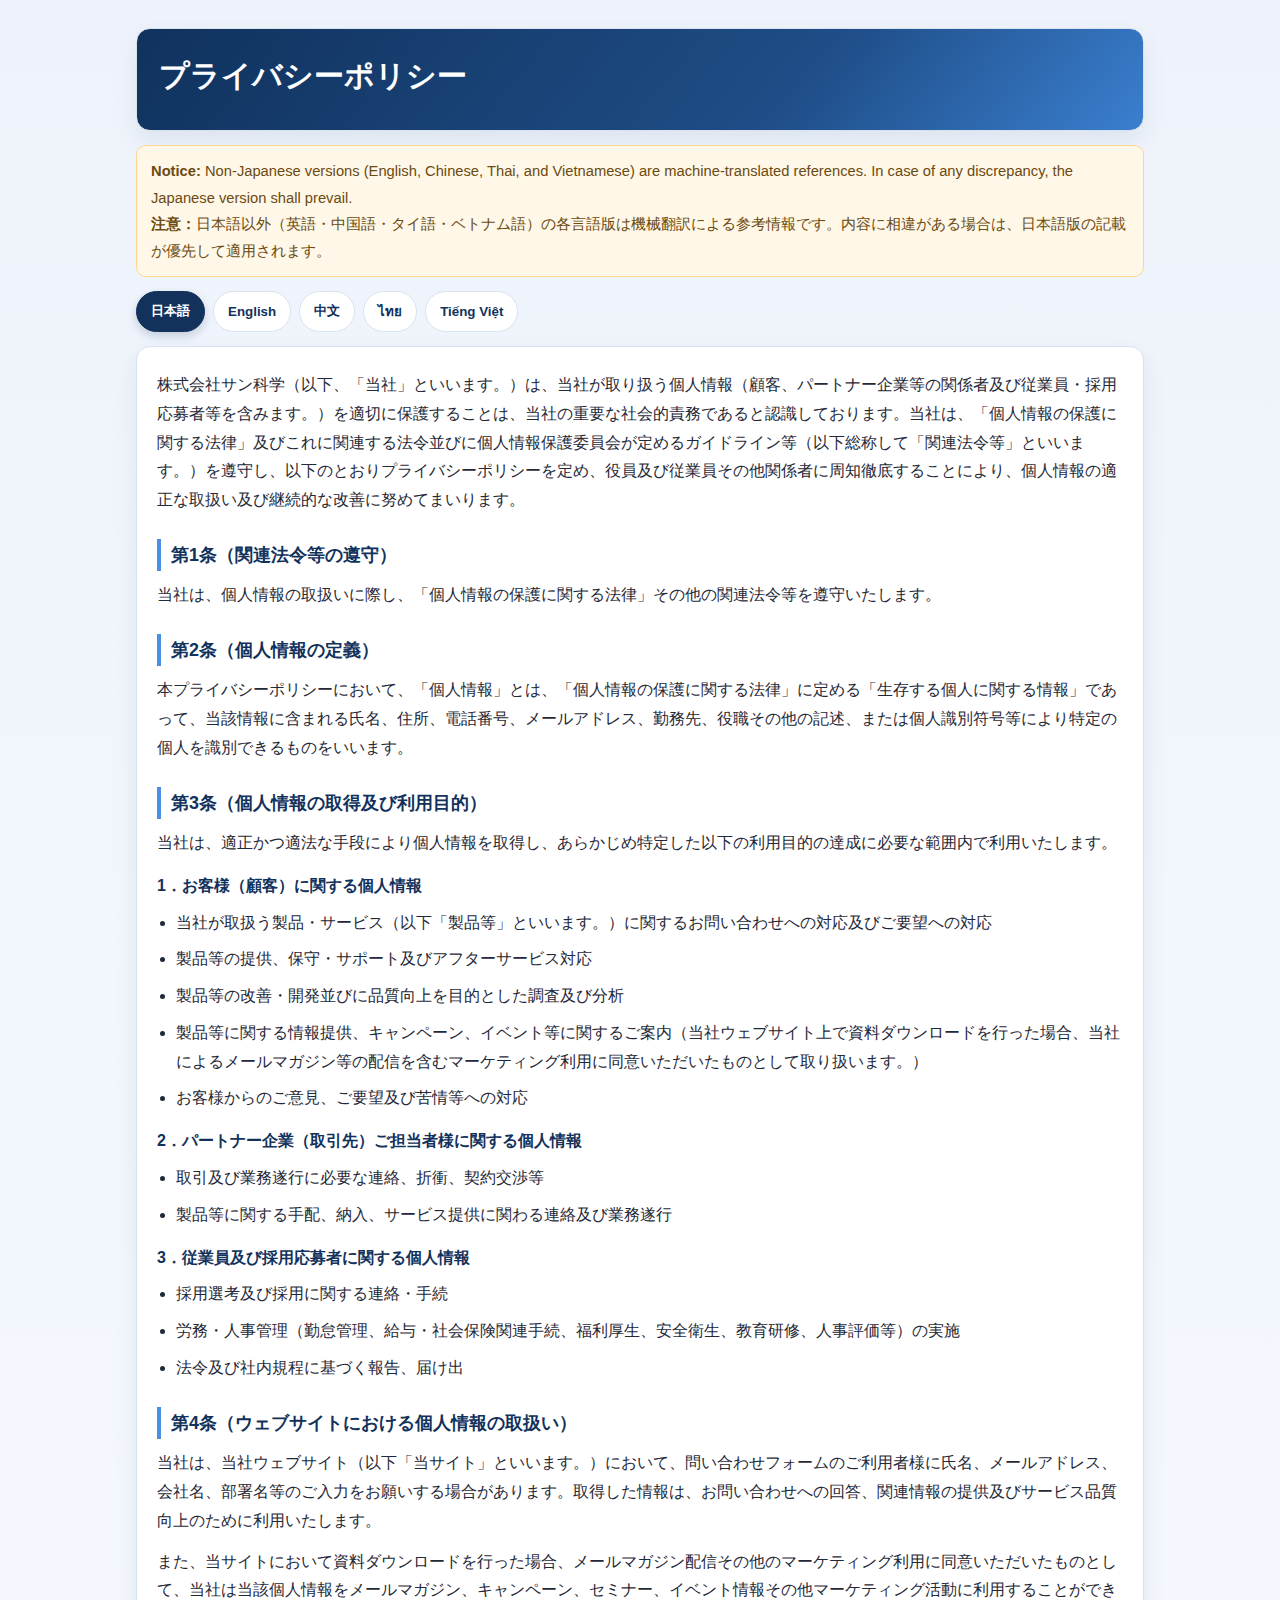
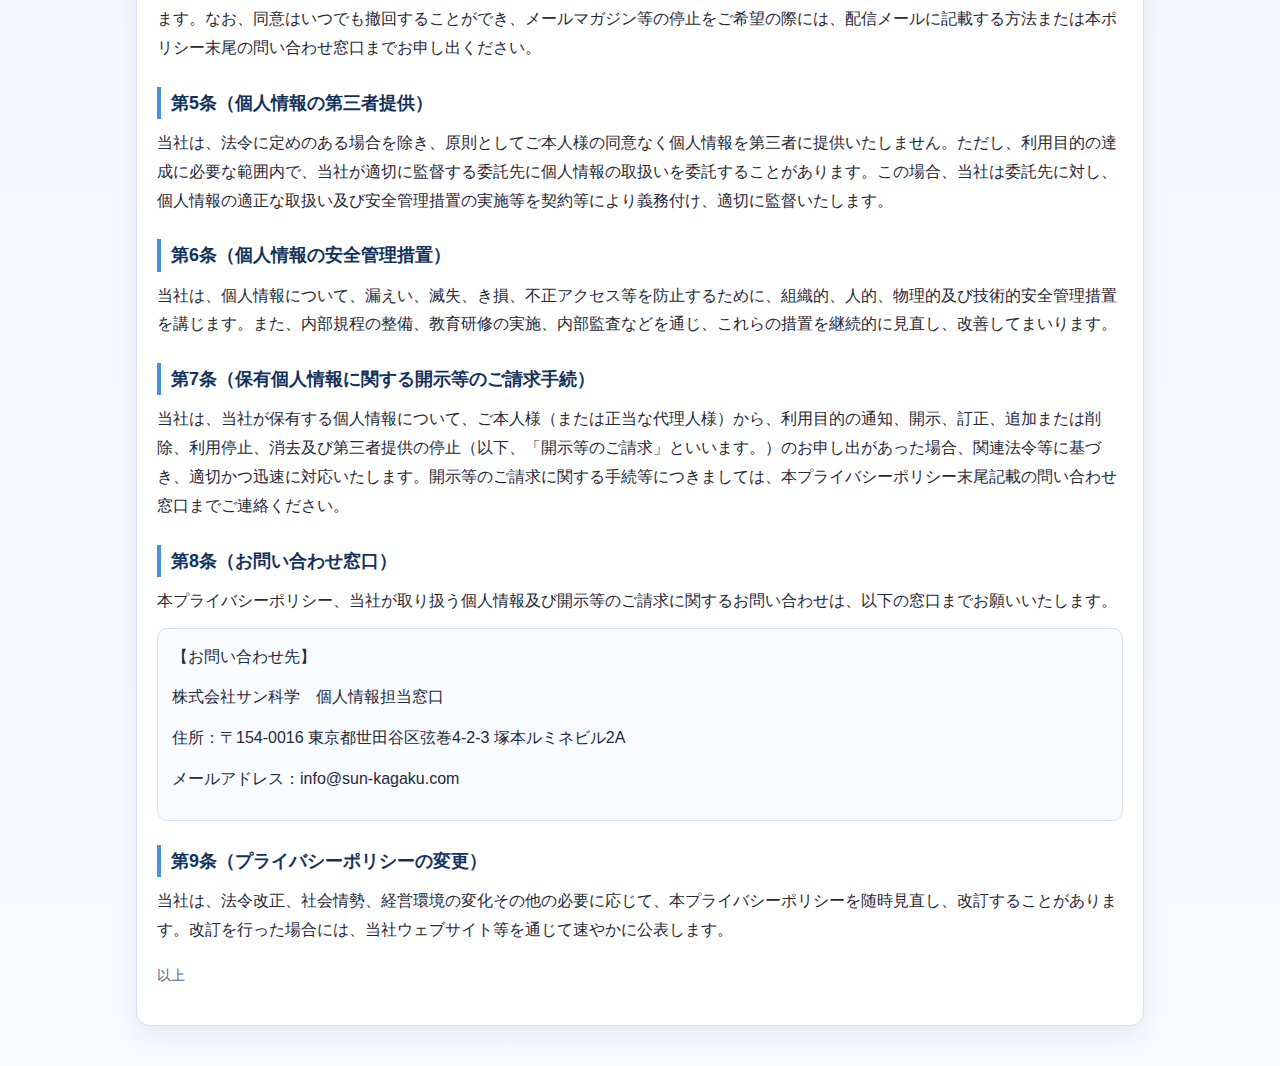
<file: privacy/index.html>
<!DOCTYPE html>
<html lang="ja">
<head>
  <meta charset="UTF-8">
  <meta name="viewport" content="width=device-width, initial-scale=1.0">
  <title>プライバシーポリシー | 株式会社サン科学</title>
  <style>
    :root {
      --bg: #f3f6fb;
      --panel: #ffffff;
      --text: #1f2937;
      --muted: #5b6575;
      --line: #d9e2ef;
      --main: #12325c;
      --sub: #2f7dd1;
      --shadow: 0 10px 24px rgba(18, 50, 92, 0.08);
    }

    * {
      box-sizing: border-box;
    }

    body {
      margin: 0;
      font-family: "Noto Sans JP", "Hiragino Kaku Gothic ProN", "Yu Gothic", Meiryo, sans-serif;
      color: var(--text);
      background: linear-gradient(180deg, #eef3fb 0%, #f8faff 100%);
      line-height: 1.8;
    }

    .page {
      max-width: 1040px;
      margin: 28px auto 40px;
      padding: 0 16px;
    }

    .hero {
      border: 1px solid var(--line);
      border-radius: 14px;
      background: linear-gradient(130deg, #10325d 0%, #1f4d87 65%, #3a7fcf 100%);
      color: #fff;
      padding: 26px 22px;
      box-shadow: var(--shadow);
      margin-bottom: 14px;
    }

    .hero h1 {
      margin: 0 0 8px;
      font-size: 1.9rem;
      line-height: 1.35;
    }

    .hero p {
      margin: 0;
      opacity: 0.95;
      font-size: 0.98rem;
    }

    .notice {
      border: 1px solid #ffd68f;
      background: #fff7e7;
      color: #6b4b11;
      border-radius: 10px;
      padding: 12px 14px;
      margin: 0 0 14px;
      font-size: 0.92rem;
    }

    .tabs {
      display: flex;
      gap: 8px;
      margin-bottom: 14px;
    }

    .tab-btn {
      border: 1px solid var(--line);
      background: #fff;
      color: var(--main);
      border-radius: 999px;
      padding: 9px 14px;
      font-weight: 700;
      cursor: pointer;
      transition: all 0.2s ease;
    }

    .tab-btn[aria-selected="true"] {
      background: var(--main);
      color: #fff;
      border-color: var(--main);
      box-shadow: 0 4px 10px rgba(18, 50, 92, 0.2);
    }

    .panel {
      border: 1px solid var(--line);
      border-radius: 14px;
      background: var(--panel);
      box-shadow: var(--shadow);
      padding: 24px 20px;
    }

    h2 {
      color: var(--main);
      font-size: 1.12rem;
      margin: 24px 0 10px;
      border-left: 4px solid #4a90e2;
      padding-left: 10px;
    }

    p {
      margin: 0 0 12px;
    }

    ul {
      margin: 0 0 12px 1.2em;
      padding: 0;
    }

    li {
      margin-bottom: 8px;
    }

    .section-number {
      margin: 14px 0 8px;
      font-weight: 700;
      color: var(--main);
    }

    .contact-box {
      border: 1px solid var(--line);
      border-radius: 10px;
      padding: 14px;
      background: #f8fbff;
      margin-top: 8px;
    }

    .footnote {
      color: var(--muted);
      font-size: 0.9rem;
      margin-top: 18px;
    }

    [hidden] {
      display: none !important;
    }

    @media (max-width: 760px) {
      .hero h1 {
        font-size: 1.55rem;
      }
      .panel {
        padding: 18px 14px;
      }
      .tab-btn {
        flex: 1;
        text-align: center;
      }
    }
  </style>
</head>
<body>
  <main class="page">
    <header class="hero">
      <h1>プライバシーポリシー</h1>
    </header>

    <div class="notice">
      <strong>Notice:</strong> Non-Japanese versions (English, Chinese, Thai, and Vietnamese) are machine-translated references. In case of any discrepancy, the Japanese version shall prevail.<br>
      <strong>注意：</strong>日本語以外（英語・中国語・タイ語・ベトナム語）の各言語版は機械翻訳による参考情報です。内容に相違がある場合は、日本語版の記載が優先して適用されます。
    </div>

    <div class="tabs" role="tablist" aria-label="Language Tabs">
      <button id="tab-ja" class="tab-btn" role="tab" aria-selected="true" aria-controls="panel-ja">日本語</button>
      <button id="tab-en" class="tab-btn" role="tab" aria-selected="false" aria-controls="panel-en">English</button>
      <button id="tab-zh" class="tab-btn" role="tab" aria-selected="false" aria-controls="panel-zh">中文</button>
      <button id="tab-th" class="tab-btn" role="tab" aria-selected="false" aria-controls="panel-th">ไทย</button>
      <button id="tab-vi" class="tab-btn" role="tab" aria-selected="false" aria-controls="panel-vi">Tiếng Việt</button>
    </div>

    <section id="panel-ja" class="panel" role="tabpanel" aria-labelledby="tab-ja">
      <p>株式会社サン科学（以下、「当社」といいます。）は、当社が取り扱う個人情報（顧客、パートナー企業等の関係者及び従業員・採用応募者等を含みます。）を適切に保護することは、当社の重要な社会的責務であると認識しております。当社は、「個人情報の保護に関する法律」及びこれに関連する法令並びに個人情報保護委員会が定めるガイドライン等（以下総称して「関連法令等」といいます。）を遵守し、以下のとおりプライバシーポリシーを定め、役員及び従業員その他関係者に周知徹底することにより、個人情報の適正な取扱い及び継続的な改善に努めてまいります。</p>

      <h2>第1条（関連法令等の遵守）</h2>
      <p>当社は、個人情報の取扱いに際し、「個人情報の保護に関する法律」その他の関連法令等を遵守いたします。</p>

      <h2>第2条（個人情報の定義）</h2>
      <p>本プライバシーポリシーにおいて、「個人情報」とは、「個人情報の保護に関する法律」に定める「生存する個人に関する情報」であって、当該情報に含まれる氏名、住所、電話番号、メールアドレス、勤務先、役職その他の記述、または個人識別符号等により特定の個人を識別できるものをいいます。</p>

      <h2>第3条（個人情報の取得及び利用目的）</h2>
      <p>当社は、適正かつ適法な手段により個人情報を取得し、あらかじめ特定した以下の利用目的の達成に必要な範囲内で利用いたします。</p>

      <p class="section-number">1．お客様（顧客）に関する個人情報</p>
      <ul>
        <li>当社が取扱う製品・サービス（以下「製品等」といいます。）に関するお問い合わせへの対応及びご要望への対応</li>
        <li>製品等の提供、保守・サポート及びアフターサービス対応</li>
        <li>製品等の改善・開発並びに品質向上を目的とした調査及び分析</li>
        <li>製品等に関する情報提供、キャンペーン、イベント等に関するご案内（当社ウェブサイト上で資料ダウンロードを行った場合、当社によるメールマガジン等の配信を含むマーケティング利用に同意いただいたものとして取り扱います。）</li>
        <li>お客様からのご意見、ご要望及び苦情等への対応</li>
      </ul>

      <p class="section-number">2．パートナー企業（取引先）ご担当者様に関する個人情報</p>
      <ul>
        <li>取引及び業務遂行に必要な連絡、折衝、契約交渉等</li>
        <li>製品等に関する手配、納入、サービス提供に関わる連絡及び業務遂行</li>
      </ul>

      <p class="section-number">3．従業員及び採用応募者に関する個人情報</p>
      <ul>
        <li>採用選考及び採用に関する連絡・手続</li>
        <li>労務・人事管理（勤怠管理、給与・社会保険関連手続、福利厚生、安全衛生、教育研修、人事評価等）の実施</li>
        <li>法令及び社内規程に基づく報告、届け出</li>
      </ul>

      <h2>第4条（ウェブサイトにおける個人情報の取扱い）</h2>
      <p>当社は、当社ウェブサイト（以下「当サイト」といいます。）において、問い合わせフォームのご利用者様に氏名、メールアドレス、会社名、部署名等のご入力をお願いする場合があります。取得した情報は、お問い合わせへの回答、関連情報の提供及びサービス品質向上のために利用いたします。</p>
      <p>また、当サイトにおいて資料ダウンロードを行った場合、メールマガジン配信その他のマーケティング利用に同意いただいたものとして、当社は当該個人情報をメールマガジン、キャンペーン、セミナー、イベント情報その他マーケティング活動に利用することができます。なお、同意はいつでも撤回することができ、メールマガジン等の停止をご希望の際には、配信メールに記載する方法または本ポリシー末尾の問い合わせ窓口までお申し出ください。</p>

      <h2>第5条（個人情報の第三者提供）</h2>
      <p>当社は、法令に定めのある場合を除き、原則としてご本人様の同意なく個人情報を第三者に提供いたしません。ただし、利用目的の達成に必要な範囲内で、当社が適切に監督する委託先に個人情報の取扱いを委託することがあります。この場合、当社は委託先に対し、個人情報の適正な取扱い及び安全管理措置の実施等を契約等により義務付け、適切に監督いたします。</p>

      <h2>第6条（個人情報の安全管理措置）</h2>
      <p>当社は、個人情報について、漏えい、滅失、き損、不正アクセス等を防止するために、組織的、人的、物理的及び技術的安全管理措置を講じます。また、内部規程の整備、教育研修の実施、内部監査などを通じ、これらの措置を継続的に見直し、改善してまいります。</p>

      <h2>第7条（保有個人情報に関する開示等のご請求手続）</h2>
      <p>当社は、当社が保有する個人情報について、ご本人様（または正当な代理人様）から、利用目的の通知、開示、訂正、追加または削除、利用停止、消去及び第三者提供の停止（以下、「開示等のご請求」といいます。）のお申し出があった場合、関連法令等に基づき、適切かつ迅速に対応いたします。開示等のご請求に関する手続等につきましては、本プライバシーポリシー末尾記載の問い合わせ窓口までご連絡ください。</p>

      <h2>第8条（お問い合わせ窓口）</h2>
      <p>本プライバシーポリシー、当社が取り扱う個人情報及び開示等のご請求に関するお問い合わせは、以下の窓口までお願いいたします。</p>
      <div class="contact-box">
        <p>【お問い合わせ先】</p>
        <p>株式会社サン科学　個人情報担当窓口</p>
        <p>住所：〒154-0016 東京都世田谷区弦巻4-2-3 塚本ルミネビル2A</p>
        <p>メールアドレス：info@sun-kagaku.com</p>
      </div>

      <h2>第9条（プライバシーポリシーの変更）</h2>
      <p>当社は、法令改正、社会情勢、経営環境の変化その他の必要に応じて、本プライバシーポリシーを随時見直し、改訂することがあります。改訂を行った場合には、当社ウェブサイト等を通じて速やかに公表します。</p>

      <p class="footnote">以上</p>
    </section>

    <section id="panel-en" class="panel" role="tabpanel" aria-labelledby="tab-en" hidden>
      <p>Sun Scientific Co., Ltd. ("we", "our", or the "Company") recognizes that appropriately protecting personal information we handle (including customers, partner company representatives, employees, and job applicants) is an important social responsibility. We comply with the Act on the Protection of Personal Information of Japan and related laws, regulations, and guidelines issued by the Personal Information Protection Commission (collectively, the "Applicable Laws"). We establish this Privacy Policy, ensure that directors, employees, and relevant persons are fully informed of it, and strive for proper handling and continuous improvement of personal information protection.</p>

      <h2>Article 1 (Compliance with Applicable Laws)</h2>
      <p>When handling personal information, we comply with the Act on the Protection of Personal Information and other Applicable Laws.</p>

      <h2>Article 2 (Definition of Personal Information)</h2>
      <p>In this Privacy Policy, "Personal Information" means information about a living individual as defined by the Act on the Protection of Personal Information, including information that can identify a specific individual by name, address, phone number, email address, workplace, title, other descriptions, or personal identification codes.</p>

      <h2>Article 3 (Acquisition of Personal Information and Purpose of Use)</h2>
      <p>We acquire personal information by proper and lawful means and use it only within the scope necessary to achieve the following specified purposes:</p>

      <p class="section-number">1. Personal information of customers</p>
      <ul>
        <li>To respond to inquiries and requests regarding products and services handled by us (collectively, "Products, etc.").</li>
        <li>To provide Products, etc., and to conduct maintenance, support, and after-sales services.</li>
        <li>To investigate and analyze for improvement, development, and quality enhancement of Products, etc.</li>
        <li>To provide information on Products, campaigns, and events (when a user downloads materials on our website, such action is treated as consent to marketing use including email newsletters).</li>
        <li>To respond to customers' opinions, requests, and complaints.</li>
      </ul>

      <p class="section-number">2. Personal information of representatives of partner companies (business partners)</p>
      <ul>
        <li>Communication, negotiation, and contract discussions required for transactions and business execution.</li>
        <li>Communication and operations related to arrangement, delivery, and service provision for Products, etc.</li>
      </ul>

      <p class="section-number">3. Personal information of employees and job applicants</p>
      <ul>
        <li>Recruitment screening and communications/procedures related to hiring.</li>
        <li>Labor and HR management (attendance, payroll/social insurance procedures, welfare, occupational health and safety, training, personnel evaluation, etc.).</li>
        <li>Reporting and filings required by laws and internal regulations.</li>
      </ul>

      <h2>Article 4 (Handling of Personal Information on Our Website)</h2>
      <p>On our website ("Site"), users of the inquiry form may be asked to provide information such as name, email address, company name, and department. Acquired information is used to answer inquiries, provide related information, and improve service quality.</p>
      <p>In addition, when a user downloads materials on the Site, such action is treated as consent to marketing use including email newsletters. We may use such personal information for newsletters, campaigns, seminars, event information, and other marketing activities. Consent may be withdrawn at any time. To stop receiving newsletters or similar communications, please follow the instructions in such emails or contact us through the inquiry point listed at the end of this policy.</p>

      <h2>Article 5 (Provision of Personal Information to Third Parties)</h2>
      <p>Except as required by law, we do not provide personal information to third parties without prior consent of the individual. However, within the scope necessary to achieve the purposes of use, we may entrust handling of personal information to contractors appropriately supervised by us. In such cases, we require those contractors by contract and other means to implement proper handling and security control measures and supervise them appropriately.</p>

      <h2>Article 6 (Security Control Measures)</h2>
      <p>We implement organizational, human, physical, and technical security control measures to prevent leakage, loss, damage, and unauthorized access to personal information. We continuously review and improve these measures through development of internal rules, training, and internal audits.</p>

      <h2>Article 7 (Procedures for Requests Regarding Retained Personal Information)</h2>
      <p>Upon requests from an individual (or duly authorized representative) regarding retained personal information, including notice of purpose of use, disclosure, correction, addition, deletion, suspension of use, erasure, and suspension of third-party provision ("Requests for Disclosure, etc."), we will respond appropriately and promptly in accordance with Applicable Laws. For procedures and details, please contact the inquiry point listed at the end of this policy.</p>

      <h2>Article 8 (Contact Point)</h2>
      <p>For inquiries regarding this Privacy Policy, personal information handled by us, and Requests for Disclosure, etc., please contact:</p>
      <div class="contact-box">
        <p>Sun Scientific Co., Ltd. - Personal Information Desk</p>
        <p>Address: Tsukamoto Lumine Building 2A, 4-2-3 Tsurumaki, Setagaya-ku, Tokyo 154-0016, Japan</p>
        <p>Email: info@sun-kagaku.com</p>
      </div>

      <h2>Article 9 (Changes to this Privacy Policy)</h2>
      <p>We may review and revise this Privacy Policy from time to time in response to legal amendments, social conditions, changes in business environment, or other needs. Any revisions will be promptly announced through our website or other appropriate means.</p>

      <p class="footnote">Reference translation only. The Japanese version shall prevail.</p>
    </section>

    <section id="panel-zh" class="panel" role="tabpanel" aria-labelledby="tab-zh" hidden>
      <p>Sun Scientific 株式会社（以下简称“本公司”）认识到，妥善保护本公司处理的个人信息（包括客户、合作伙伴相关人员、员工及应聘者等）是本公司的重要社会责任。本公司遵守《日本个人信息保护法》及相关法律法规和指南（以下统称“适用法规”），并制定本隐私政策，确保董事、员工及相关人员充分知悉并持续改进个人信息管理。</p>

      <h2>第1条（遵守适用法规）</h2>
      <p>本公司在处理个人信息时，遵守《日本个人信息保护法》及其他适用法规。</p>

      <h2>第2条（个人信息的定义）</h2>
      <p>本政策所称“个人信息”，系指可通过姓名、地址、电话号码、电子邮件、工作单位、职务或其他描述及个人识别符号识别特定个人的生存自然人信息。</p>

      <h2>第3条（获取与使用目的）</h2>
      <p>本公司以合法、适当方式获取个人信息，并仅在实现以下目的所需范围内使用。</p>
      <ul>
        <li>回复关于产品与服务的咨询及需求。</li>
        <li>提供产品、维护支持及售后服务。</li>
        <li>用于产品改进、开发及质量提升的调查与分析。</li>
        <li>提供产品信息、活动与营销通知（在网站下载资料时，视为同意包括邮件简报在内的营销使用）。</li>
        <li>处理客户意见、请求与投诉。</li>
      </ul>

      <h2>第4条（网站上的个人信息处理）</h2>
      <p>在本公司网站中，用户可能需填写姓名、邮箱、公司名、部门名等信息。该信息用于回复咨询、提供相关信息及提升服务质量。</p>
      <p>此外，当用户在网站下载资料时，视为同意将其个人信息用于邮件简报、活动通知、研讨会信息及其他营销活动。用户可随时撤回同意。</p>

      <h2>第5条（向第三方提供）</h2>
      <p>除法律规定外，未经本人同意，本公司原则上不向第三方提供个人信息。但在实现使用目的所必要范围内，本公司可能委托受监督的合作方处理，并通过合同等方式要求其采取适当管理措施。</p>

      <h2>第6条（安全管理措施）</h2>
      <p>本公司采取组织、人员、物理及技术层面的安全措施，防止泄露、灭失、损毁及非法访问，并持续审查与改进。</p>

      <h2>第7条（关于保有个人信息的请求）</h2>
      <p>对于本人或合法代理人提出的利用目的通知、公开、更正、追加、删除、停止使用、删除及停止第三方提供等请求，本公司将依据适用法规及时妥善处理。</p>

      <h2>第8条（咨询窗口）</h2>
      <div class="contact-box">
        <p>Sun Scientific Co., Ltd. 个人信息窗口</p>
        <p>地址：日本东京都世田谷区弦卷4-2-3 塚本Lumine大楼2A（邮编154-0016）</p>
        <p>邮箱：info@sun-kagaku.com</p>
      </div>

      <h2>第9条（隐私政策的变更）</h2>
      <p>本公司可能根据法律修订、社会形势或经营环境变化等情况，随时修订本政策，并通过网站等方式及时公布。</p>

      <p class="footnote">本中文版为机器翻译参考。若有差异，以日文版为准。</p>
    </section>

    <section id="panel-th" class="panel" role="tabpanel" aria-labelledby="tab-th" hidden>
      <p>บริษัท ซัน ไซเอนทิฟิก จำกัด ("บริษัท") ตระหนักว่าการคุ้มครองข้อมูลส่วนบุคคลที่บริษัทจัดการ (รวมถึงลูกค้า ผู้เกี่ยวข้องของคู่ค้า พนักงาน และผู้สมัครงาน) อย่างเหมาะสมเป็นความรับผิดชอบทางสังคมที่สำคัญ บริษัทปฏิบัติตามกฎหมายคุ้มครองข้อมูลส่วนบุคคลของญี่ปุ่นและกฎหมาย/แนวทางที่เกี่ยวข้อง ("กฎหมายที่เกี่ยวข้อง") และกำหนดนโยบายความเป็นส่วนตัวนี้เพื่อให้เกิดการจัดการข้อมูลส่วนบุคคลอย่างเหมาะสมและปรับปรุงอย่างต่อเนื่อง</p>

      <h2>ข้อ 1 (การปฏิบัติตามกฎหมายที่เกี่ยวข้อง)</h2>
      <p>บริษัทปฏิบัติตามกฎหมายคุ้มครองข้อมูลส่วนบุคคลและกฎหมายที่เกี่ยวข้องอื่น ๆ ในการจัดการข้อมูลส่วนบุคคล</p>

      <h2>ข้อ 2 (นิยามข้อมูลส่วนบุคคล)</h2>
      <p>"ข้อมูลส่วนบุคคล" หมายถึงข้อมูลของบุคคลธรรมดาที่ยังมีชีวิต ซึ่งสามารถระบุตัวบุคคลได้จากชื่อ ที่อยู่ หมายเลขโทรศัพท์ อีเมล สถานที่ทำงาน ตำแหน่ง หรือข้อมูลระบุตัวตนอื่น ๆ ตามกฎหมายญี่ปุ่น</p>

      <h2>ข้อ 3 (การได้มาและวัตถุประสงค์การใช้)</h2>
      <p>บริษัทจะได้มาซึ่งข้อมูลส่วนบุคคลด้วยวิธีที่เหมาะสมและชอบด้วยกฎหมาย และใช้เท่าที่จำเป็นเพื่อวัตถุประสงค์ดังต่อไปนี้</p>
      <ul>
        <li>ตอบข้อสอบถามและความต้องการเกี่ยวกับสินค้า/บริการ</li>
        <li>ให้บริการสินค้า การบำรุงรักษา การสนับสนุน และบริการหลังการขาย</li>
        <li>วิเคราะห์เพื่อปรับปรุง พัฒนา และยกระดับคุณภาพสินค้า/บริการ</li>
        <li>แจ้งข่าวสารสินค้า แคมเปญ งานอีเวนต์ และข้อมูลการตลาด (หากมีการดาวน์โหลดเอกสารบนเว็บไซต์ จะถือว่ายินยอมต่อการใช้เพื่อการตลาดรวมถึงอีเมลข่าวสาร)</li>
        <li>จัดการความคิดเห็น คำขอ และข้อร้องเรียนของลูกค้า</li>
      </ul>

      <h2>ข้อ 4 (การจัดการข้อมูลบนเว็บไซต์)</h2>
      <p>บนเว็บไซต์ของบริษัท ผู้ใช้แบบฟอร์มติดต่ออาจต้องกรอกชื่อ อีเมล ชื่อบริษัท และแผนก ข้อมูลที่ได้รับจะใช้เพื่อการตอบกลับ การให้ข้อมูลที่เกี่ยวข้อง และการพัฒนาคุณภาพบริการ</p>
      <p>นอกจากนี้ เมื่อมีการดาวน์โหลดเอกสารบนเว็บไซต์ จะถือว่ายินยอมให้บริษัทใช้ข้อมูลดังกล่าวเพื่อการตลาด เช่น จดหมายข่าว อีเวนต์ และสัมมนา ทั้งนี้ ผู้ใช้สามารถเพิกถอนความยินยอมได้ทุกเมื่อ</p>

      <h2>ข้อ 5 (การเปิดเผยต่อบุคคลที่สาม)</h2>
      <p>เว้นแต่กฎหมายกำหนด บริษัทจะไม่เปิดเผยข้อมูลส่วนบุคคลต่อบุคคลที่สามโดยไม่ได้รับความยินยอมจากเจ้าของข้อมูล อย่างไรก็ตาม บริษัทอาจมอบหมายให้ผู้รับจ้างที่อยู่ภายใต้การกำกับดูแลของบริษัทดำเนินการภายในขอบเขตที่จำเป็น</p>

      <h2>ข้อ 6 (มาตรการรักษาความปลอดภัย)</h2>
      <p>บริษัทใช้มาตรการด้านองค์กร บุคลากร กายภาพ และเทคนิค เพื่อป้องกันการรั่วไหล สูญหาย เสียหาย และการเข้าถึงโดยมิชอบ พร้อมทบทวนและปรับปรุงอย่างต่อเนื่อง</p>

      <h2>ข้อ 7 (การขอเปิดเผย/แก้ไขข้อมูล)</h2>
      <p>สำหรับคำขอแจ้งวัตถุประสงค์การใช้ การเปิดเผย การแก้ไข การเพิ่ม การลบ การระงับการใช้ การลบข้อมูล หรือการระงับการให้แก่บุคคลที่สาม บริษัทจะดำเนินการอย่างเหมาะสมและรวดเร็วตามกฎหมายที่เกี่ยวข้อง</p>

      <h2>ข้อ 8 (ช่องทางติดต่อ)</h2>
      <div class="contact-box">
        <p>Sun Scientific Co., Ltd. หน่วยงานดูแลข้อมูลส่วนบุคคล</p>
        <p>ที่อยู่: Tsukamoto Lumine Building 2A, 4-2-3 Tsurumaki, Setagaya-ku, Tokyo 154-0016, Japan</p>
        <p>อีเมล: info@sun-kagaku.com</p>
      </div>

      <h2>ข้อ 9 (การเปลี่ยนแปลงนโยบายความเป็นส่วนตัว)</h2>
      <p>บริษัทอาจทบทวนและปรับปรุงนโยบายนี้เป็นครั้งคราวตามการแก้ไขกฎหมาย สภาพสังคม หรือสภาพแวดล้อมทางธุรกิจ และจะประกาศผ่านเว็บไซต์ของบริษัทโดยเร็ว</p>

      <p class="footnote">ฉบับภาษาไทยนี้เป็นการแปลโดยเครื่องเพื่ออ้างอิงเท่านั้น หากมีความแตกต่าง ให้ยึดข้อความภาษาญี่ปุ่นเป็นหลัก</p>
    </section>

    <section id="panel-vi" class="panel" role="tabpanel" aria-labelledby="tab-vi" hidden>
      <p>Công ty Sun Scientific Co., Ltd. ("Công ty") nhận thức rằng việc bảo vệ phù hợp thông tin cá nhân mà Công ty xử lý (bao gồm khách hàng, đối tác, nhân viên và ứng viên tuyển dụng) là trách nhiệm xã hội quan trọng. Công ty tuân thủ Luật Bảo vệ Thông tin Cá nhân của Nhật Bản và các quy định/hướng dẫn liên quan ("Pháp luật áp dụng"), đồng thời ban hành Chính sách bảo mật này để bảo đảm việc xử lý đúng đắn và cải tiến liên tục.</p>

      <h2>Điều 1 (Tuân thủ pháp luật áp dụng)</h2>
      <p>Công ty tuân thủ Luật Bảo vệ Thông tin Cá nhân và các pháp luật liên quan khi xử lý dữ liệu cá nhân.</p>

      <h2>Điều 2 (Định nghĩa thông tin cá nhân)</h2>
      <p>"Thông tin cá nhân" là thông tin về cá nhân còn sống có thể xác định một người cụ thể thông qua họ tên, địa chỉ, số điện thoại, email, nơi làm việc, chức vụ hoặc mã định danh cá nhân theo pháp luật Nhật Bản.</p>

      <h2>Điều 3 (Thu thập và mục đích sử dụng)</h2>
      <p>Công ty thu thập thông tin cá nhân bằng phương thức hợp pháp, phù hợp và chỉ sử dụng trong phạm vi cần thiết cho các mục đích sau:</p>
      <ul>
        <li>Phản hồi các câu hỏi/yêu cầu về sản phẩm và dịch vụ.</li>
        <li>Cung cấp sản phẩm, bảo trì, hỗ trợ và dịch vụ sau bán hàng.</li>
        <li>Khảo sát, phân tích để cải tiến, phát triển và nâng cao chất lượng.</li>
        <li>Cung cấp thông tin sản phẩm, chiến dịch, sự kiện (khi tải tài liệu trên website, hành vi đó được xem là đồng ý cho mục đích marketing bao gồm bản tin email).</li>
        <li>Xử lý ý kiến, yêu cầu và khiếu nại của khách hàng.</li>
      </ul>

      <h2>Điều 4 (Xử lý dữ liệu trên website)</h2>
      <p>Trên website của Công ty, người dùng biểu mẫu liên hệ có thể được yêu cầu nhập họ tên, email, tên công ty, phòng ban... Thông tin thu thập được sử dụng để phản hồi, cung cấp thông tin liên quan và cải thiện chất lượng dịch vụ.</p>
      <p>Ngoài ra, khi người dùng tải tài liệu trên website, hành vi đó được xem là đã đồng ý cho việc sử dụng dữ liệu vào mục đích marketing như bản tin email, chiến dịch, hội thảo và sự kiện. Người dùng có thể rút lại sự đồng ý bất cứ lúc nào.</p>

      <h2>Điều 5 (Cung cấp cho bên thứ ba)</h2>
      <p>Ngoại trừ trường hợp pháp luật quy định, Công ty không cung cấp dữ liệu cá nhân cho bên thứ ba nếu không có sự đồng ý của chủ thể dữ liệu. Tuy nhiên, trong phạm vi cần thiết, Công ty có thể ủy thác cho nhà cung cấp được giám sát phù hợp.</p>

      <h2>Điều 6 (Biện pháp an toàn)</h2>
      <p>Công ty áp dụng biện pháp tổ chức, nhân sự, vật lý và kỹ thuật để phòng ngừa rò rỉ, mất mát, hư hỏng và truy cập trái phép; đồng thời thường xuyên rà soát và cải tiến.</p>

      <h2>Điều 7 (Yêu cầu công bố/chỉnh sửa dữ liệu)</h2>
      <p>Đối với yêu cầu thông báo mục đích sử dụng, công bố, chỉnh sửa, bổ sung, xóa, ngừng sử dụng hoặc ngừng cung cấp cho bên thứ ba, Công ty sẽ xử lý phù hợp và nhanh chóng theo pháp luật áp dụng.</p>

      <h2>Điều 8 (Thông tin liên hệ)</h2>
      <div class="contact-box">
        <p>Sun Scientific Co., Ltd. - Bộ phận phụ trách thông tin cá nhân</p>
        <p>Địa chỉ: Tsukamoto Lumine Building 2A, 4-2-3 Tsurumaki, Setagaya-ku, Tokyo 154-0016, Japan</p>
        <p>Email: info@sun-kagaku.com</p>
      </div>

      <h2>Điều 9 (Thay đổi chính sách bảo mật)</h2>
      <p>Công ty có thể rà soát và sửa đổi chính sách này tùy theo sửa đổi pháp luật, bối cảnh xã hội, môi trường kinh doanh hoặc nhu cầu khác và sẽ công bố kịp thời trên website.</p>

      <p class="footnote">Bản tiếng Việt này là bản dịch máy dùng để tham khảo. Trong trường hợp có khác biệt, bản tiếng Nhật sẽ được ưu tiên áp dụng.</p>
    </section>
  </main>

  <script>
    (function () {
      const langs = ["ja", "en", "zh", "th", "vi"];

      function activate(lang) {
        langs.forEach(function (code) {
          const tab = document.getElementById("tab-" + code);
          const panel = document.getElementById("panel-" + code);
          const isActive = code === lang;
          if (tab) tab.setAttribute("aria-selected", isActive ? "true" : "false");
          if (panel) panel.hidden = !isActive;
        });
      }

      langs.forEach(function (code) {
        const tab = document.getElementById("tab-" + code);
        if (!tab) return;
        tab.addEventListener("click", function () {
          activate(code);
          if (code === "ja") {
            history.replaceState(null, "", location.pathname + location.search);
          } else {
            history.replaceState(null, "", location.pathname + location.search + "#" + code);
          }
        });
      });

      const hash = window.location.hash.toLowerCase().replace("#", "");
      if (langs.includes(hash)) activate(hash);
    })();
  </script>
</body>
</html>
</file>
